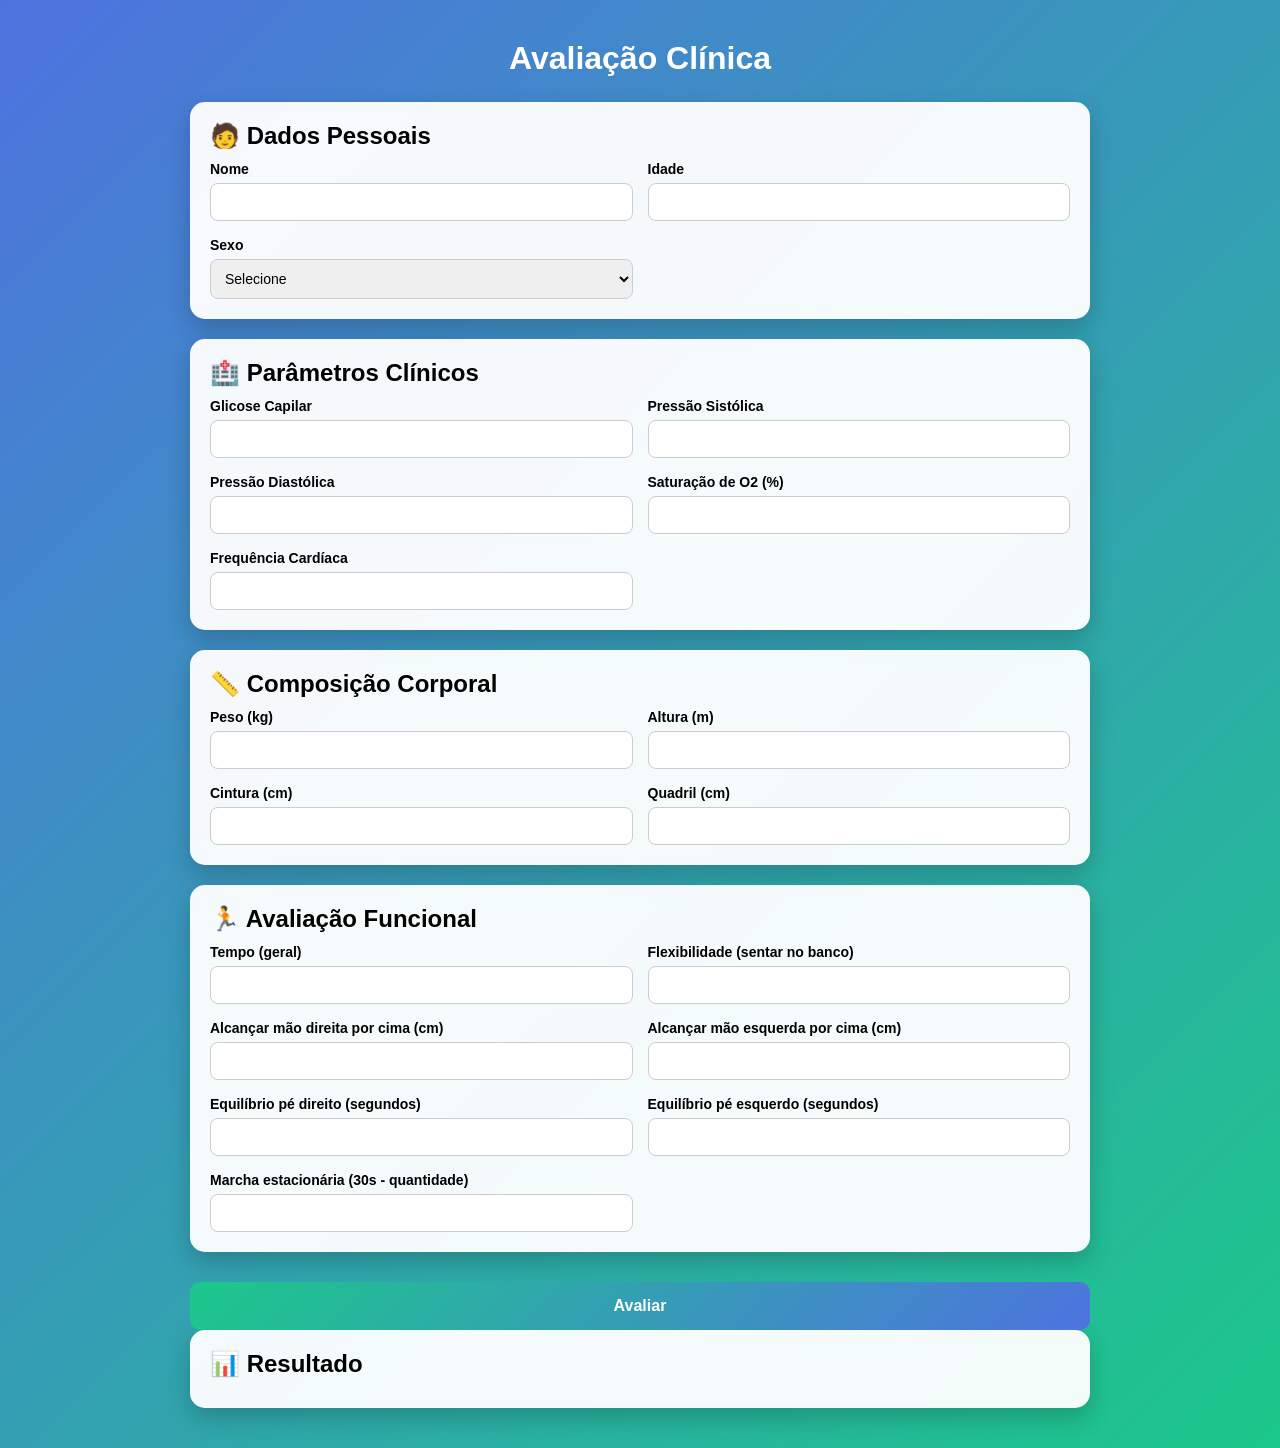
<file: index.html>
<!DOCTYPE html>
<html lang="pt-br">
<head>
    <meta charset="UTF-8">
    <meta name="viewport" content="width=device-width, initial-scale=1.0">
    <title>Avaliação Clínica</title>
    <link rel="stylesheet" href="style.css">
</head>
<body>

<div class="container">

    <h1>Avaliação Clínica</h1>

    <!-- 🧑 DADOS PESSOAIS -->
    <div class="card">
        <h2>🧑 Dados Pessoais</h2>

        <div class="card-grid">
            <div>
                <label>Nome</label>
                <input type="text" id="nome">
            </div>

            <div>
                <label>Idade</label>
                <input type="number" id="idade">
            </div>

            <div>
                <label>Sexo</label>
                <select id="sexo">
                    <option value="">Selecione</option>
                    <option value="1">Masculino</option>
                    <option value="2">Feminino</option>
                </select>
            </div>
        </div>
    </div>

    <!-- 🏥 PARÂMETROS CLÍNICOS -->
    <div class="card">
        <h2>🏥 Parâmetros Clínicos</h2>

        <div class="card-grid">
            <div>
                <label>Glicose Capilar</label>
                <input type="number" id="glicose">
            </div>

            <div>
                <label>Pressão Sistólica</label>
                <input type="number" id="sistolica">
            </div>

            <div>
                <label>Pressão Diastólica</label>
                <input type="number" id="diastolica">
            </div>

            <div>
                <label>Saturação de O2 (%)</label>
                <input type="number" id="saturacao">
            </div>

            <div>
                <label>Frequência Cardíaca</label>
                <input type="number" id="fc">
            </div>
        </div>
    </div>

    <!-- 📏 COMPOSIÇÃO CORPORAL -->
    <div class="card">
        <h2>📏 Composição Corporal</h2>

        <div class="card-grid">
            <div>
                <label>Peso (kg)</label>
                <input type="number" id="peso">
            </div>

            <div>
                <label>Altura (m)</label>
                <input type="number" id="altura">
            </div>

            <div>
                <label>Cintura (cm)</label>
                <input type="number" id="cintura">
            </div>

            <div>
                <label>Quadril (cm)</label>
                <input type="number" id="quadril">
            </div>
        </div>
    </div>

    <!-- 🏃 AVALIAÇÃO FUNCIONAL -->
    <div class="card">
        <h2>🏃 Avaliação Funcional</h2>

        <div class="card-grid">

            <div>
                <label>Tempo (geral)</label>
                <input type="number" id="tempo">
            </div>

            <div>
                <label>Flexibilidade (sentar no banco)</label>
                <input type="number" id="flexibilidade">
            </div>

            <div>
                <label>Alcançar mão direita por cima (cm)</label>
                <input type="number" id="direita">
            </div>

            <div>
                <label>Alcançar mão esquerda por cima (cm)</label>
                <input type="number" id="esquerda">
            </div>

            <div>
                <label>Equilíbrio pé direito (segundos)</label>
                <input type="number" id="equilibrioD">
            </div>

            <div>
                <label>Equilíbrio pé esquerdo (segundos)</label>
                <input type="number" id="equilibrioE">
            </div>

            <div>
                <label>Marcha estacionária (30s - quantidade)</label>
                <input type="number" id="marcha">
            </div>

        </div>
    </div>

    <!-- 🔘 BOTÃO -->
    <button onclick="avaliar()">Avaliar</button>

    <!-- 📊 RESULTADO -->
    <div class="card resultado-box">
        <h2>📊 Resultado</h2>
        <pre id="resultado"></pre>
    </div>

</div>

<script src="javascript.js"></script>

</body>
</html>
</file>
<file: style.css>
/* RESET */
* {
    margin: 0;
    padding: 0;
    box-sizing: border-box;
}

/* FUNDO */
body {
    font-family: Arial, sans-serif;
    background: linear-gradient(135deg, #4e73df, #1cc88a);
    min-height: 100vh;
}

/* CONTAINER */
.container {
    width: 90%;
    max-width: 900px; /* MAIS LARGO NO PC */
    margin: 40px auto;
}

/* TÍTULO */
h1 {
    text-align: center;
    color: white;
    margin-bottom: 25px;
}

/* GRID PARA PC */
.card {
    background: rgba(255, 255, 255, 0.95);
    padding: 20px;
    margin-bottom: 20px;
    border-radius: 15px;
    box-shadow: 0 10px 25px rgba(0,0,0,0.2);
}

/* ORGANIZA INPUTS EM COLUNAS NO PC */
.card-grid {
    display: grid;
    grid-template-columns: 1fr 1fr; /* DUAS COLUNAS */
    gap: 15px;
}

/* TÍTULOS */
.card h2 {
    margin-bottom: 10px;
}

/* LABEL */
label {
    font-weight: bold;
    font-size: 14px;
}

/* INPUTS */
input, select {
    width: 100%;
    padding: 10px;
    margin-top: 5px;
    border-radius: 8px;
    border: 1px solid #ccc;
    font-size: 14px;
}

/* BOTÃO */
button {
    width: 100%;
    padding: 15px;
    background: linear-gradient(135deg, #1cc88a, #4e73df);
    color: white;
    border: none;
    border-radius: 10px;
    font-size: 16px;
    cursor: pointer;
    margin-top: 10px;
    font-weight: bold;
}

button:hover {
    opacity: 0.9;
}

/* RESULTADO */
.resultado-box {
    background: rgba(255,255,255,0.95);
}

#resultado {
    white-space: pre-line;
    font-size: 15px;
}

/* 📱 RESPONSIVO (CELULAR) */
@media (max-width: 600px) {

    .container {
        width: 95%;
        margin: 20px auto;
    }

    h1 {
        font-size: 22px;
    }

    /* VOLTA PARA UMA COLUNA */
    .card-grid {
        grid-template-columns: 1fr;
    }

    input, select {
        font-size: 16px;
        padding: 12px;
    }

    button {
        font-size: 15px;
        padding: 14px;
    }
}
</file>
